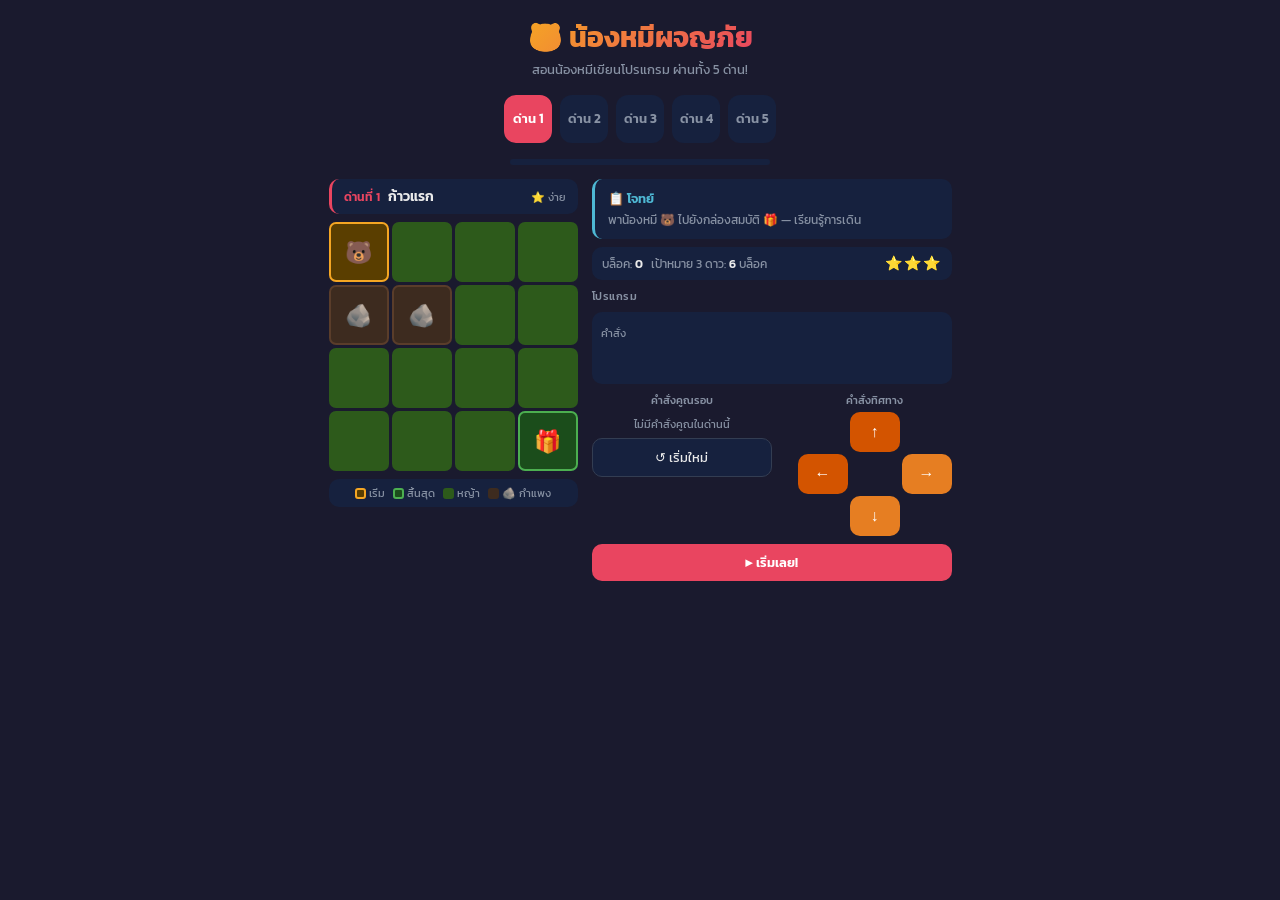
<file: index.html>
<!DOCTYPE html>
<html lang="th">
<head>
<meta charset="UTF-8">
<meta name="viewport" content="width=device-width, initial-scale=1.0">
<title>🐻 น้องหมีผจญภัย</title>
<link rel="stylesheet" href="style.css">
</head>
<body>

<div class="header">
  <h1>🐻 น้องหมีผจญภัย</h1>
  <p>สอนน้องหมีเขียนโปรแกรม ผ่านทั้ง 5 ด่าน!</p>
</div>

<!-- Level select -->
<div class="levels" id="level-tabs"></div>
<div class="prog-bar-wrap" style="max-width:260px;margin-bottom:14px">
  <div class="prog-bar" id="progress-bar" style="width:0%"></div>
</div>

<!-- Game -->
<div class="game">
  <div class="grid-wrap">
    <div class="level-badge">
      <span class="lv" id="lv-label">ด่านที่ 1</span>
      <span class="nm" id="lv-name">ก้าวแรก</span>
      <span class="diff" id="lv-diff">⭐ ง่าย</span>
    </div>
    <div class="grid" id="grid"></div>
    <div class="legend" id="legend"></div>
  </div>

  <div class="rp">
    <div class="obj">
      <h3>📋 โจทย์</h3>
      <p id="objective">พาน้องหมี 🐻 ไปยังกล่องสมบัติ 🎁</p>
    </div>

    <div class="step-info">
      <div>บล็อค: <span id="block-count">0</span></div>
      <div>เป้าหมาย 3 ดาว: <span id="target-steps">—</span> บล็อค</div>
      <div class="stars-display" id="stars-preview">⭐⭐⭐</div>
    </div>

    <div class="prog-label">โปรแกรม</div>
    <div class="prog" id="prog">
      <div class="hint" id="hint">คำสั่ง</div>
    </div>

    <div class="command-panel">
      <div class="command-left">
        <div class="palette-label">คำสั่งคูณรอบ</div>
        <div class="multiplier-panel" id="multiplier-panel"></div>
        <button class="rst" onclick="resetGame()">↺ เริ่มใหม่</button>
      </div>
      <div class="command-right">
        <div class="palette-label">คำสั่งทิศทาง</div>
        <div class="joystick-panel" id="palette"></div>
      </div>
    </div>

    <div class="btn-row">
      <button class="run" onclick="runProgram()">▶ เริ่มเลย!</button>

    </div>

    <div class="msg" id="msg"></div>


  </div>
</div>

<!-- Win overlay -->
<div class="win-overlay" id="win-overlay">
  <div class="win-box">
    <span class="emoji" id="win-emoji">🎉</span>
    <h2 id="win-title">เยี่ยมมาก!</h2>
    <p id="win-desc">ผ่านด่านแล้ว!</p>
    <div id="win-stars" style="font-size:28px;margin-bottom:16px">⭐⭐⭐</div>
    <button class="win-next" id="win-next-btn" onclick="nextLevel()">ด่านถัดไป →</button>
    <button class="win-close" onclick="closeWin()">เล่นอีกครั้ง</button>
  </div>
</div>

<!-- Event overlay -->
<div class="event-overlay" id="event-overlay">
  <div class="event-box">
    <span class="event-emoji" id="event-emoji">💧</span>
    <h2 id="event-title">จมน้ำ!</h2>
    <p id="event-text">น้องหมีจมน้ำแล้ว ลองใหม่อีกครั้ง</p>
    <!-- <button class="event-close" onclick="closeEventOverlay()">ปิด</button> -->
  </div>
</div>

<script src="script.js"></script>
</body>
</html>
</file>
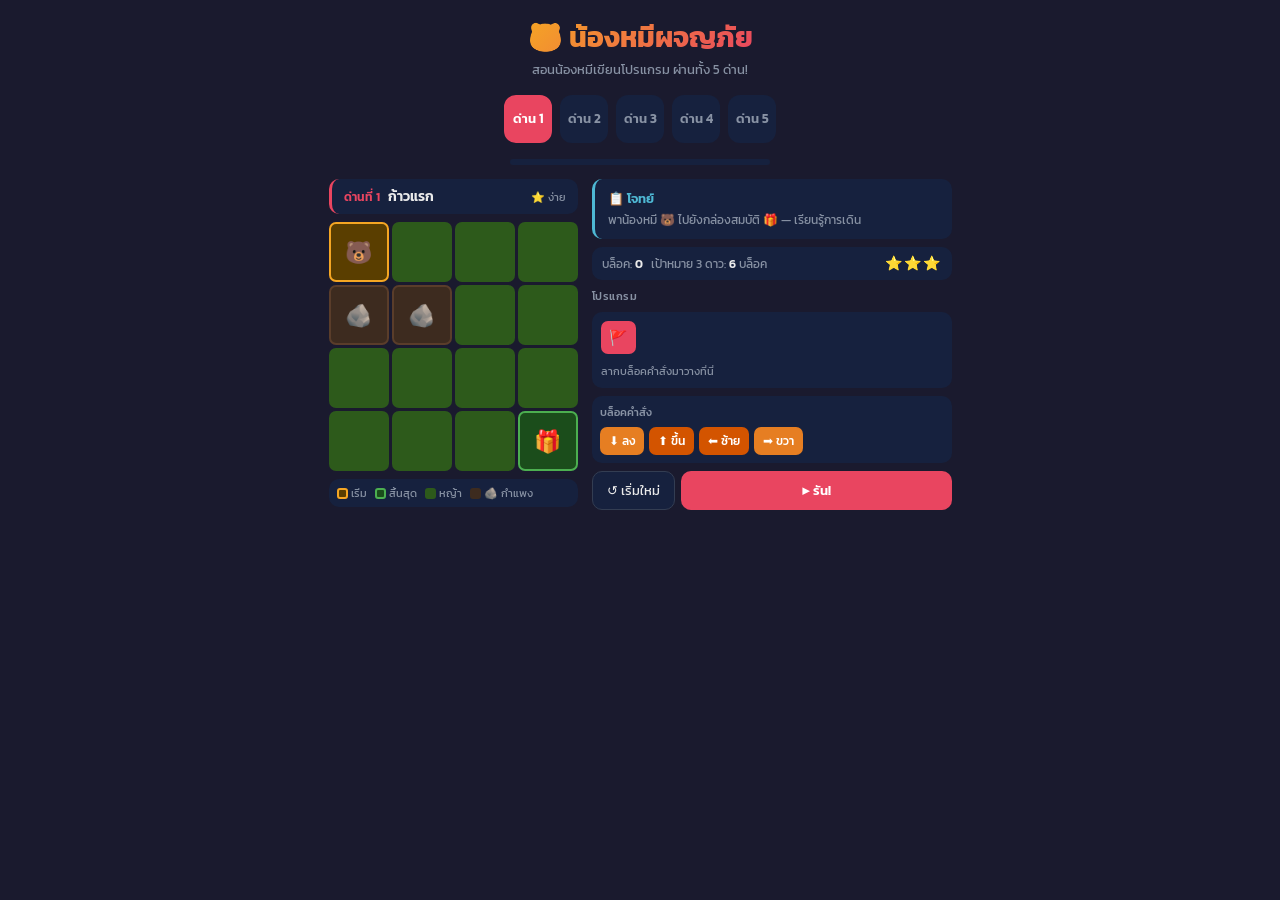
<file: game-5levels.html>
<!DOCTYPE html>
<html lang="th">
<head>
<meta charset="UTF-8">
<meta name="viewport" content="width=device-width, initial-scale=1.0">
<title>🐻 น้องหมีผจญภัย</title>
<style>
  @import url('https://fonts.googleapis.com/css2?family=Kanit:wght@400;500;600;700&display=swap');

  *{box-sizing:border-box;margin:0;padding:0}

  :root{
    --bg:#1a1a2e;
    --surface:#16213e;
    --card:#0f3460;
    --accent:#e94560;
    --gold:#f5a623;
    --green:#4caf50;
    --blue:#4eb8d4;
    --purple:#8e44ad;
    --text:#eaeaea;
    --text-dim:#8892a4;
    --radius:10px;
  }

  body{
    background:var(--bg);
    color:var(--text);
    font-family:'Kanit',sans-serif;
    min-height:100vh;
    display:flex;
    flex-direction:column;
    align-items:center;
    padding:16px;
    user-select:none;
    -webkit-user-select:none;
  }

  /* Header */
  .header{
    text-align:center;
    margin-bottom:16px;
  }
  .header h1{
    font-size:28px;
    font-weight:700;
    background:linear-gradient(135deg,#f5a623,#e94560);
    -webkit-background-clip:text;
    -webkit-text-fill-color:transparent;
    background-clip:text;
  }
  .header p{font-size:13px;color:var(--text-dim);margin-top:2px}

  /* Level selector */
  .levels{
    display:flex;
    gap:8px;
    margin-bottom:16px;
    flex-wrap:wrap;
    justify-content:center;
  }
  .lvl-btn{
    width:48px;height:48px;border-radius:12px;
    border:2px solid transparent;
    background:var(--surface);
    color:var(--text-dim);
    font-family:'Kanit',sans-serif;
    font-size:13px;font-weight:600;
    cursor:pointer;
    display:flex;flex-direction:column;align-items:center;justify-content:center;gap:1px;
    transition:all .2s;
    position:relative;
  }
  .lvl-btn .star{font-size:9px;letter-spacing:-1px}
  .lvl-btn.done{border-color:var(--gold);color:var(--gold)}
  .lvl-btn.active{background:var(--accent);border-color:var(--accent);color:#fff}
  .lvl-btn:hover:not(.active){background:var(--card);color:var(--text)}
  .lvl-btn.locked{opacity:.4;cursor:not-allowed}

  /* Main game area */
  .game{
    display:flex;
    gap:14px;
    flex-wrap:wrap;
    justify-content:center;
    width:100%;
    max-width:820px;
  }

  /* Grid */
  .grid-wrap{display:flex;flex-direction:column;gap:8px}
  .level-badge{
    display:flex;align-items:center;gap:8px;
    padding:7px 12px;
    background:var(--surface);
    border-radius:var(--radius);
    border-left:3px solid var(--accent);
  }
  .level-badge .lv{font-size:12px;color:var(--accent);font-weight:600}
  .level-badge .nm{font-size:14px;font-weight:600}
  .level-badge .diff{font-size:11px;color:var(--text-dim);margin-left:auto}

  .grid{
    display:grid;
    gap:3px;
  }
  .cell{
    width:60px;height:60px;
    border-radius:7px;
    display:flex;align-items:center;justify-content:center;
    font-size:22px;
    border:2px solid transparent;
    transition:all .2s;
    position:relative;
  }
  .grass{background:#2d5a1b}
  .water{background:#1a4a6b}
  .obstacle{background:#3d2b1f;border-color:#5a3d2a}
  .ice{background:#a8d8e8;border-color:#7ec8e3}
  .sand{background:#8b7355}
  .lava{background:#7a2020;border-color:#c0392b}
  .start{background:#5a3e00;border-color:var(--gold)}
  .end{background:#1b4d1b;border-color:var(--green)}
  .path-cell{outline:3px solid rgba(245,166,35,.6);outline-offset:-3px;z-index:1}
  .active-cell{background:#fff3b0!important}

  .legend{
    display:flex;gap:8px;flex-wrap:wrap;
    font-size:11px;color:var(--text-dim);
    padding:6px 8px;background:var(--surface);border-radius:var(--radius);
  }
  .ld{width:11px;height:11px;border-radius:3px;flex-shrink:0}
  .li{display:flex;align-items:center;gap:3px}

  /* Right panel */
  .rp{
    flex:1;min-width:270px;max-width:360px;
    display:flex;flex-direction:column;gap:8px;
  }

  .obj{
    background:var(--surface);border-radius:var(--radius);
    padding:10px 13px;
    border-left:3px solid var(--blue);
  }
  .obj h3{font-size:13px;font-weight:600;color:var(--blue);margin-bottom:3px}
  .obj p{font-size:12px;color:var(--text-dim);line-height:1.5}

  .prog-label{font-size:11px;color:var(--text-dim);font-weight:500;text-transform:uppercase;letter-spacing:.5px}

  .prog{
    background:var(--surface);border-radius:var(--radius);
    padding:8px;min-height:72px;
    display:flex;flex-wrap:wrap;gap:5px;align-items:flex-start;
    border:1.5px solid transparent;
    transition:border-color .2s;
  }
  .prog.over{border-color:var(--gold)}
  .hint{font-size:11px;color:var(--text-dim);width:100%;padding-top:4px}
  .flag-blk{
    background:var(--accent);border-radius:7px;
    padding:5px 8px;font-size:15px;
    flex-shrink:0;
  }

  .blk{
    border-radius:7px;padding:5px 9px;
    font-size:12px;font-weight:500;
    cursor:grab;user-select:none;
    display:flex;align-items:center;gap:4px;
    border:none;color:#fff;
    transition:transform .1s,opacity .2s;
  }
  .blk:active{cursor:grabbing;transform:scale(.96)}
  .dn,.rt{background:#e67e22}
  .up,.lt{background:#d35400}
  .lp{background:var(--purple)}
  .if-blk{background:#1565c0}

  .placed{cursor:pointer;position:relative}
  .placed::after{
    content:'×';position:absolute;top:-5px;right:-5px;
    background:var(--accent);border-radius:50%;
    width:15px;height:15px;font-size:10px;color:#fff;
    display:flex;align-items:center;justify-content:center;
    line-height:15px;text-align:center;
  }
  .lp-n{
    width:28px;border:1px solid rgba(255,255,255,.4);
    border-radius:4px;padding:1px 3px;font-size:11px;
    text-align:center;background:rgba(255,255,255,.2);
    color:#fff;font-family:'Kanit',sans-serif;
  }

  .palette{
    display:flex;flex-wrap:wrap;gap:5px;
    padding:8px;background:var(--surface);border-radius:var(--radius);
  }
  .palette-label{font-size:11px;color:var(--text-dim);width:100%;margin-bottom:2px;font-weight:500}

  .btn-row{display:flex;gap:6px}
  .run{
    background:var(--accent);color:#fff;border:none;
    border-radius:var(--radius);padding:9px 18px;
    font-size:13px;font-weight:600;cursor:pointer;
    font-family:'Kanit',sans-serif;
    transition:background .2s,transform .1s;
    flex:1;
  }
  .run:hover{background:#ff6b7a}
  .run:active{transform:scale(.97)}
  .rst{
    background:var(--surface);border:1.5px solid #333d52;
    border-radius:var(--radius);padding:9px 14px;
    font-size:13px;cursor:pointer;
    color:var(--text);font-family:'Kanit',sans-serif;
    transition:background .2s;
  }
  .rst:hover{background:var(--card)}


  .msg{
    font-size:12px;padding:8px 12px;
    border-radius:var(--radius);font-weight:500;
    min-height:36px;
  }
  .ok{background:#1b4d1b;color:#81c784}
  .err{background:#4a1520;color:#ef9a9a}
  .inf{background:#0d2b45;color:#64b5f6}



  /* Win screen */
  .win-overlay{
    display:none;position:fixed;inset:0;
    background:rgba(0,0,0,.8);
    z-index:100;
    align-items:center;justify-content:center;
  }
  .win-overlay.show{display:flex}
  .win-box{
    background:var(--surface);border-radius:20px;
    padding:32px;text-align:center;
    border:2px solid var(--gold);
    max-width:340px;width:90%;
    animation:popIn .4s cubic-bezier(.34,1.56,.64,1);
  }
  @keyframes popIn{from{transform:scale(.6);opacity:0}to{transform:scale(1);opacity:1}}
  .win-box .emoji{font-size:64px;display:block;margin-bottom:12px}
  .win-box h2{font-size:22px;font-weight:700;color:var(--gold);margin-bottom:6px}
  .win-box p{font-size:13px;color:var(--text-dim);margin-bottom:16px}
  .win-next{
    background:linear-gradient(135deg,var(--gold),var(--accent));
    color:#fff;border:none;border-radius:var(--radius);
    padding:10px 24px;font-size:14px;font-weight:600;
    cursor:pointer;font-family:'Kanit',sans-serif;
    transition:transform .1s;
  }
  .win-next:hover{transform:scale(1.04)}
  .win-close{
    background:transparent;border:1.5px solid #333d52;
    color:var(--text-dim);border-radius:var(--radius);
    padding:10px 20px;font-size:13px;cursor:pointer;
    font-family:'Kanit',sans-serif;margin-left:8px;
  }

  /* Step counter */
  .step-info{
    display:flex;gap:8px;align-items:center;
    padding:6px 10px;background:var(--surface);
    border-radius:var(--radius);font-size:12px;
    color:var(--text-dim);
  }
  .step-info span{color:var(--text);font-weight:600}
  .stars-display{
    margin-left:auto;font-size:14px;letter-spacing:2px;
  }

  /* Progress bar */
  .prog-bar-wrap{
    background:var(--surface);border-radius:999px;
    height:6px;overflow:hidden;
    width:100%;
  }
  .prog-bar{
    height:100%;border-radius:999px;
    background:linear-gradient(90deg,var(--gold),var(--accent));
    transition:width .4s ease;
  }
</style>
</head>
<body>

<div class="header">
  <h1>🐻 น้องหมีผจญภัย</h1>
  <p>สอนน้องหมีเขียนโปรแกรม ผ่านทั้ง 5 ด่าน!</p>
</div>

<!-- Level select -->
<div class="levels" id="level-tabs"></div>
<div class="prog-bar-wrap" style="max-width:260px;margin-bottom:14px">
  <div class="prog-bar" id="progress-bar" style="width:0%"></div>
</div>

<!-- Game -->
<div class="game">
  <div class="grid-wrap">
    <div class="level-badge">
      <span class="lv" id="lv-label">ด่านที่ 1</span>
      <span class="nm" id="lv-name">ก้าวแรก</span>
      <span class="diff" id="lv-diff">⭐ ง่าย</span>
    </div>
    <div class="grid" id="grid"></div>
    <div class="legend" id="legend"></div>
  </div>

  <div class="rp">
    <div class="obj">
      <h3>📋 โจทย์</h3>
      <p id="objective">พาน้องหมี 🐻 ไปยังกล่องสมบัติ 🎁</p>
    </div>

    <div class="step-info">
      <div>บล็อค: <span id="block-count">0</span></div>
      <div>เป้าหมาย 3 ดาว: <span id="target-steps">—</span> บล็อค</div>
      <div class="stars-display" id="stars-preview">⭐⭐⭐</div>
    </div>

    <div class="prog-label">โปรแกรม</div>
    <div class="prog" id="prog">
      <div class="flag-blk">🚩</div>
      <div class="hint" id="hint">ลากบล็อคคำสั่งมาวางที่นี่</div>
    </div>

    <div class="palette" id="palette">
      <div class="palette-label">บล็อคคำสั่ง</div>
    </div>

    <div class="btn-row">
      <button class="rst" onclick="resetGame()">↺ เริ่มใหม่</button>
      <button class="run" onclick="runProgram()">▶ รัน!</button>

    </div>

    <div class="msg" id="msg"></div>


  </div>
</div>

<!-- Win overlay -->
<div class="win-overlay" id="win-overlay">
  <div class="win-box">
    <span class="emoji" id="win-emoji">🎉</span>
    <h2 id="win-title">เยี่ยมมาก!</h2>
    <p id="win-desc">ผ่านด่านแล้ว!</p>
    <div id="win-stars" style="font-size:28px;margin-bottom:16px">⭐⭐⭐</div>
    <button class="win-next" id="win-next-btn" onclick="nextLevel()">ด่านถัดไป ➡</button>
    <button class="win-close" onclick="closeWin()">เล่นอีกครั้ง</button>
  </div>
</div>

<script>
// ==================== LEVEL DATA ====================
const LEVELS = [
  {
    name:'ก้าวแรก',
    difficulty:'⭐ ง่าย',
    objective:'พาน้องหมี 🐻 ไปยังกล่องสมบัติ 🎁 — เรียนรู้การเดิน',
    size:4,
    map:[
      ['start','grass','grass','grass'],
      ['obstacle','obstacle','grass','grass'],
      ['grass','grass','grass','grass'],
      ['grass','grass','grass','end'],
    ],
    start:[0,0], end:[3,3],
    targetSteps:6,
    solution:{
      label:'6 ก้าว',
      flat:[{cmd:'right'},{cmd:'right'},{cmd:'down'},{cmd:'right'},{cmd:'down'},{cmd:'down'}],
      looped:null,
      path:[[0,0],[0,1],[0,2],[1,2],[2,2],[2,3],[3,3]]
    },
    availableCmds:['down','up','left','right'],
    terrainInfo:{obstacle:'🪨 กำแพง'},
  },
  {
    name:'ข้ามแม่น้ำ',
    difficulty:'⭐⭐ ปานกลาง',
    objective:'มีน้ำกั้น! หาเส้นทางที่ไม่ผ่านน้ำ 💧',
    size:5,
    map:[
      ['start','grass','grass','obstacle','grass'],
      ['grass','obstacle','grass','grass','grass'],
      ['grass','grass','grass','water','grass'],
      ['obstacle','grass','water','grass','grass'],
      ['grass','grass','grass','grass','end'],
    ],
    start:[0,0], end:[4,4],
    targetSteps:8,
    solution:{
      label:'8 ก้าว',
      flat:[{cmd:'right'},{cmd:'right'},{cmd:'down'},{cmd:'right'},{cmd:'right'},{cmd:'down'},{cmd:'down'},{cmd:'down'}],
      looped:[{cmd:'loop',n:2},{cmd:'right'},{cmd:'down'},{cmd:'loop',n:2},{cmd:'right'},{cmd:'loop',n:3},{cmd:'down'}],
      path:[[0,0],[0,1],[0,2],[1,2],[1,3],[1,4],[2,4],[3,4],[4,4]]
    },
    availableCmds:['down','up','left','right','loop'],
    terrainInfo:{obstacle:'🪨 กำแพง',water:'💧 น้ำ'},
  },
  {
    name:'ป่าน้ำแข็ง',
    difficulty:'⭐⭐⭐ ยาก',
    objective:'พื้นน้ำแข็งลื่น! ระวังขอบแผนที่ 🧊',
    size:5,
    map:[
      ['start','ice','ice','obstacle','grass'],
      ['grass','ice','obstacle','grass','grass'],
      ['grass','ice','ice','ice','grass'],
      ['obstacle','grass','grass','ice','obstacle'],
      ['grass','grass','grass','ice','end'],
    ],
    start:[0,0], end:[4,4],
    targetSteps:9,
    solution:{
      label:'9 ก้าว',
      flat:[{cmd:'down'},{cmd:'down'},{cmd:'right'},{cmd:'down'},{cmd:'right'},{cmd:'down'},{cmd:'right'},{cmd:'right'},{cmd:'right'}],
      looped:null,
      path:[[0,0],[1,0],[2,0],[2,1],[2,2],[2,3],[3,3],[4,3],[4,4]]
    },
    availableCmds:['down','up','left','right','loop'],
    terrainInfo:{obstacle:'🪨 กำแพง',ice:'🧊 น้ำแข็ง (ลื่น)'},
  },
  {
    name:'ทะเลทราย',
    difficulty:'⭐⭐⭐ ยาก',
    objective:'ทรายร้อน! ใช้บล็อควนซ้ำให้เก่งเพื่อเดินทางไกล 🏜️',
    size:6,
    map:[
      ['start','sand','sand','sand','obstacle','grass'],
      ['grass','obstacle','sand','sand','sand','grass'],
      ['grass','grass','sand','obstacle','sand','grass'],
      ['obstacle','grass','grass','sand','sand','sand'],
      ['grass','grass','grass','obstacle','grass','sand'],
      ['grass','grass','grass','grass','grass','end'],
    ],
    start:[0,0], end:[5,5],
    targetSteps:10,
    solution:{
      label:'10 ก้าว',
      flat:[{cmd:'down'},{cmd:'down'},{cmd:'right'},{cmd:'right'},{cmd:'down'},{cmd:'right'},{cmd:'right'},{cmd:'down'},{cmd:'down'},{cmd:'right'}],
      looped:[{cmd:'loop',n:2},{cmd:'down'},{cmd:'loop',n:2},{cmd:'right'},{cmd:'down'},{cmd:'loop',n:2},{cmd:'right'},{cmd:'loop',n:2},{cmd:'down'},{cmd:'right'}],
      path:[[0,0],[1,0],[2,0],[2,1],[2,2],[3,2],[3,3],[3,4],[4,4],[5,4],[5,5]]
    },
    availableCmds:['down','up','left','right','loop'],
    terrainInfo:{obstacle:'🪨 กำแพง',sand:'🏜️ ทราย'},
  },
  {
    name:'ภูเขาไฟ',
    difficulty:'🔥 ยากมาก',
    objective:'ระวังลาวา! เส้นทางแคบมาก ต้องวางแผนให้ดี 🌋',
    size:6,
    map:[
      ['start','grass','lava','lava','lava','grass'],
      ['grass','grass','grass','lava','grass','grass'],
      ['lava','obstacle','grass','lava','grass','lava'],
      ['lava','grass','grass','grass','obstacle','lava'],
      ['grass','grass','lava','grass','grass','grass'],
      ['grass','obstacle','lava','lava','grass','end'],
    ],
    start:[0,0], end:[5,5],
    targetSteps:10,
    solution:{
      label:'10 ก้าว',
      flat:[{cmd:'down'},{cmd:'down'},{cmd:'right'},{cmd:'right'},{cmd:'down'},{cmd:'down'},{cmd:'right'},{cmd:'right'},{cmd:'down'},{cmd:'right'}],
      looped:[{cmd:'loop',n:2},{cmd:'down'},{cmd:'loop',n:2},{cmd:'right'},{cmd:'loop',n:2},{cmd:'down'},{cmd:'loop',n:2},{cmd:'right'},{cmd:'down'},{cmd:'right'}],
      path:[[0,0],[1,0],[2,0],[2,1],[2,2],[3,2],[3,3],[4,3],[4,4],[5,4],[5,5]]
    },
    availableCmds:['down','up','left','right','loop'],
    terrainInfo:{lava:'🔥 ลาวา',obstacle:'🪨 กำแพง'},
  },
];

// ==================== GAME STATE ====================
const EMOJIS={start:'🐻',end:'🎁',obstacle:'🪨',water:'💧',grass:'',ice:'🧊',sand:'🏝️',lava:'🔥'};
const CMD_ICONS={down:'⬇',up:'⬆',left:'⬅',right:'➡'};
const CMD_LABELS={down:'ลง',up:'ขึ้น',left:'ซ้าย',right:'ขวา'};
const CMD_CLASS={down:'dn',up:'up',left:'lt',right:'rt'};
const BLOCKED=['water','lava','obstacle'];

let currentLevel=0;
let pos={r:0,c:0};
let program=[];
let running=false;
let completedLevels=[];
let levelStars={};

try{
  completedLevels=JSON.parse(localStorage.getItem('beargame_done')||'[]');
  levelStars=JSON.parse(localStorage.getItem('beargame_stars')||'{}');
}catch(e){}

function saveProgress(){
  try{
    localStorage.setItem('beargame_done',JSON.stringify(completedLevels));
    localStorage.setItem('beargame_stars',JSON.stringify(levelStars));
  }catch(e){}
}

// ==================== BUILD UI ====================
function buildLevelTabs(){
  const wrap=document.getElementById('level-tabs');
  wrap.innerHTML='';
  LEVELS.forEach((lv,i)=>{
    const btn=document.createElement('button');
    btn.className='lvl-btn'+(i===currentLevel?' active':'')+(completedLevels.includes(i)?' done':'');
    const stars=levelStars[i]||0;
    const starStr=stars>0?('⭐'.repeat(stars)):'';
    btn.innerHTML=`<span>ด่าน ${i+1}</span><span class="star">${starStr||''}</span>`;
    btn.onclick=()=>{if(!running){loadLevel(i);}};
    wrap.appendChild(btn);
  });
  // Progress bar
  const pct=(completedLevels.length/LEVELS.length)*100;
  document.getElementById('progress-bar').style.width=pct+'%';
}

function loadLevel(idx){
  currentLevel=idx;
  running=false;
  program=[];
  pos={r:LEVELS[idx].start[0],c:LEVELS[idx].start[1]};

  const lv=LEVELS[idx];
  document.getElementById('lv-label').textContent=`ด่านที่ ${idx+1}`;
  document.getElementById('lv-name').textContent=lv.name;
  document.getElementById('lv-diff').textContent=lv.difficulty;
  document.getElementById('objective').textContent=lv.objective;
  document.getElementById('target-steps').textContent=lv.solution.looped?lv.solution.looped.length:lv.solution.flat.length;

  // Update grid size
  const g=document.getElementById('grid');
  g.style.gridTemplateColumns=`repeat(${lv.size},60px)`;
  g.style.gridTemplateRows=`repeat(${lv.size},60px)`;

  // Palette
  buildPalette(lv.availableCmds);

  // Clear program
  const prog=document.getElementById('prog');
  prog.querySelectorAll('.placed').forEach(b=>b.remove());
  const h=document.getElementById('hint');
  if(h)h.style.display='';
  document.getElementById('msg').textContent='';
  document.getElementById('msg').className='msg';
  document.getElementById('block-count').textContent='0';
  document.getElementById('stars-preview').textContent='⭐⭐⭐';

  // Legend
  buildLegend(lv.terrainInfo);

  buildGrid([]);
  buildLevelTabs();
}

function buildPalette(cmds){
  const pal=document.getElementById('palette');
  pal.innerHTML='<div class="palette-label">บล็อคคำสั่ง</div>';
  cmds.forEach(cmd=>{
    if(cmd==='loop'){
      const b=document.createElement('div');
      b.className='blk lp';b.draggable=true;b.dataset.cmd='loop';
      b.innerHTML=`🔁 ×<input class="lp-n" id="lpn" type="number" min="1" max="9" value="2" onclick="event.stopPropagation()"> ถัดไป`;
      pal.appendChild(b);
    } else {
      const b=document.createElement('div');
      b.className=`blk ${CMD_CLASS[cmd]||''}`;b.draggable=true;b.dataset.cmd=cmd;
      b.textContent=`${CMD_ICONS[cmd]} ${CMD_LABELS[cmd]}`;
      pal.appendChild(b);
    }
  });
  setupDrag();
}

function buildLegend(info){
  const leg=document.getElementById('legend');
  const bg={obstacle:'#3d2b1f',water:'#1a4a6b',grass:'#2d5a1b',ice:'#a8d8e8',sand:'#8b7355',lava:'#7a2020',start:'#5a3e00',end:'#1b4d1b'};
  let html=`<div class="li"><div class="ld" style="background:#5a3e00;border:2px solid var(--gold)"></div>เริ่ม</div>`;
  html+=`<div class="li"><div class="ld" style="background:#1b4d1b;border:2px solid var(--green)"></div>สิ้นสุด</div>`;
  html+=`<div class="li"><div class="ld" style="background:#2d5a1b"></div>หญ้า</div>`;
  for(const [type,label] of Object.entries(info)){
    html+=`<div class="li"><div class="ld" style="background:${bg[type]||'#555'}"></div>${label}</div>`;
  }
  leg.innerHTML=html;
}

function buildGrid(pathCells){
  const lv=LEVELS[currentLevel];
  const g=document.getElementById('grid');g.innerHTML='';
  const pathSet=new Set((pathCells||[]).map(([r,c])=>r+','+c));
  for(let r=0;r<lv.size;r++) for(let c=0;c<lv.size;c++){
    const d=document.createElement('div');
    const type=lv.map[r][c];
    d.className='cell '+type;
    d.id=`c${r}${c}`;
    if(pathSet.has(r+','+c)&&type!=='start'&&type!=='end') d.classList.add('path-cell');
    d.textContent=EMOJIS[type]||'';
    g.appendChild(d);
  }
  drawPlayer();
}

function drawPlayer(){
  document.querySelectorAll('.player').forEach(e=>e.remove());
  const cell=document.getElementById(`c${pos.r}${pos.c}`);
  if(cell){
    cell.textContent='';
    const s=document.createElement('span');
    s.className='player';s.textContent='🐻';
    cell.appendChild(s);
  }
}

// ==================== DRAG & DROP ====================
let dragSetupDone = false;
function setupDrag(){
  const pal=document.getElementById('palette');
  const prog=document.getElementById('prog');

  if(!dragSetupDone){
    dragSetupDone=true;

    prog.addEventListener('dragover',e=>{e.preventDefault();prog.classList.add('over');});
    prog.addEventListener('dragleave',()=>prog.classList.remove('over'));
    prog.addEventListener('drop',e=>{
      e.preventDefault();prog.classList.remove('over');
      const d=e.dataTransfer.getData('text');if(d)addBlock(d);
    });
  }

  // Remove old dragstart listener and re-add fresh one on palette
  const oldPal=pal.cloneNode(true);
  pal.parentNode.replaceChild(oldPal,pal);
  const newPal=document.getElementById('palette');
  newPal.addEventListener('dragstart',e=>{
    const b=e.target.closest('[data-cmd]');if(!b)return;
    if(b.classList.contains('placed')){e.preventDefault();return;}
    const cmd=b.dataset.cmd;
    const lpn=newPal.querySelector('#lpn');
    e.dataTransfer.setData('text',cmd==='loop'?'loop:'+(lpn?lpn.value:2):cmd);
  });
}

function addBlock(data){
  const hint=document.getElementById('hint');if(hint)hint.style.display='none';
  const b=document.createElement('div');
  b.className='blk placed ';
  if(data.startsWith('loop')){
    const n=data.split(':')[1]||2;
    b.classList.add('lp');
    b.innerHTML=`🔁×${n} ถัดไป`;
    b.dataset.cmd='loop';b.dataset.n=n;
  } else {
    b.classList.add(CMD_CLASS[data]||'');
    b.textContent=`${CMD_ICONS[data]} ${CMD_LABELS[data]}`;
    b.dataset.cmd=data;
  }
  b.title='คลิกเพื่อลบ';
  b.addEventListener('click',()=>{if(!running){b.remove();updateProg();}});
  document.getElementById('prog').appendChild(b);
  updateProg();
}

function updateProg(){
  program=[];
  document.getElementById('prog').querySelectorAll('.placed').forEach(b=>{
    program.push(b.dataset.cmd==='loop'?{cmd:'loop',n:parseInt(b.dataset.n)||2}:{cmd:b.dataset.cmd});
  });
  const count=program.length;
  document.getElementById('block-count').textContent=count;

  const lv=LEVELS[currentLevel];
  const s=calcStars(program.length,lv);
  document.getElementById('stars-preview').textContent=program.length>0?'⭐'.repeat(s)+'☆'.repeat(3-s):'⭐⭐⭐';
}

function expandProg(p){
  const out=[];let i=0;
  while(i<p.length){
    if(p[i].cmd==='loop'&&i+1<p.length){
      for(let k=0;k<p[i].n;k++) out.push(p[i+1]);
      i+=2;
    } else {out.push(p[i]);i++;}
  }
  return out;
}

function calcStars(blockCount, lv){
  const sol=lv.solution;
  // threshold สำหรับ 3 ดาว: ถ้ามี looped solution ให้ใช้ความยาวนั้น ถ้าไม่มีใช้ flat
  const best3 = sol.looped ? sol.looped.length : sol.flat.length;
  const best2 = sol.flat.length;
  if(blockCount <= best3) return 3;
  if(blockCount <= best2) return 2;
  return 1;
}

// ==================== RUN ====================
async function runProgram(){
  if(running)return;running=true;
  updateProg();
  setMsg('','');
  const lv=LEVELS[currentLevel];
  pos={r:lv.start[0],c:lv.start[1]};
  buildGrid([]);

  const exp=expandProg(program);
  if(!exp.length){setMsg('ยังไม่มีคำสั่ง ลากบล็อคมาก่อนนะ 🙂','inf');running=false;return;}

  const visited=[[lv.start[0],lv.start[1]]];

  for(const s of exp){
    await delay(340);
    let{r,c}=pos,nr=r,nc=c;
    if(s.cmd==='down')nr++;
    else if(s.cmd==='up')nr--;
    else if(s.cmd==='left')nc--;
    else if(s.cmd==='right')nc++;

    if(nr<0||nr>=lv.size||nc<0||nc>=lv.size){
      setMsg('ออกนอกแผนที่! 😅 ลองเส้นทางอื่น','err');running=false;return;
    }
    const cellType=lv.map[nr][nc];
    if(cellType==='obstacle'){setMsg('ชนกำแพง! 🪨 หลีกเลี่ยงหิน','err');running=false;return;}
    if(cellType==='water'){setMsg('ตกน้ำ! 💧 น้องหมีว่ายน้ำไม่เป็น','err');running=false;return;}
    if(cellType==='lava'){setMsg('โดนลาวา! 🔥 ร้อนมาก! เลี่ยงด้วย','err');running=false;return;}

    pos={r:nr,c:nc};
    visited.push([nr,nc]);
    buildGrid(visited);
  }

  await delay(200);
  if(pos.r===lv.end[0]&&pos.c===lv.end[1]){
    const blockCount=program.length;
    const steps=exp.length;
    const stars=calcStars(blockCount,lv);
    onLevelComplete(stars,steps,blockCount);
  } else {
    setMsg('ยังไม่ถึงจุดหมาย ลองปรับเส้นทางอีกครั้ง!','inf');
  }
  running=false;
}

function onLevelComplete(stars,steps,blockCount){
  if(!completedLevels.includes(currentLevel)) completedLevels.push(currentLevel);
  if((levelStars[currentLevel]||0)<stars) levelStars[currentLevel]=stars;
  saveProgress();

  const msgs3=['สุดยอด! ใช้บล็อคน้อยมาก! 🏆','เยี่ยมเลย! โค้ดกระชับมาก! 🌟','ฉลาดมาก! ใช้ลูปได้เก่งเลย! ✨'];
  const msgs2=['ดีมาก! ลองใช้ลูปเพื่อลดบล็อคให้ได้ 3 ดาว!','ผ่านแล้ว! ลองหาวิธีใช้บล็อคให้น้อยกว่านี้ได้!','ดี! ลองใช้วนซ้ำให้ได้ 3 ดาว!'];
  const msgs1=['ผ่านด่านแล้ว! แต่ใช้บล็อคเยอะมาก ลองใหม่!','ผ่านได้! ลองปรับให้ใช้บล็อคน้อยกว่านี้นะ!'];

  const msgs=stars===3?msgs3:stars===2?msgs2:msgs1;
  const desc=msgs[Math.floor(Math.random()*msgs.length)];

  document.getElementById('win-emoji').textContent=stars===3?'🏆':stars===2?'🌟':'🎉';
  document.getElementById('win-title').textContent=`ผ่านด่าน ${currentLevel+1}!`;
  document.getElementById('win-desc').textContent=desc+` (${blockCount} บล็อค / ${steps} ก้าว)`;
  document.getElementById('win-stars').textContent='⭐'.repeat(stars)+'☆'.repeat(3-stars);

  const nextBtn=document.getElementById('win-next-btn');
  if(currentLevel<LEVELS.length-1){
    nextBtn.style.display='';
    nextBtn.textContent=`ด่านที่ ${currentLevel+2} ➡`;
  } else {
    nextBtn.style.display='none';
  }

  document.getElementById('win-overlay').classList.add('show');
  buildLevelTabs();
}

function nextLevel(){
  closeWin();
  if(currentLevel<LEVELS.length-1) loadLevel(currentLevel+1);
}

function closeWin(){
  document.getElementById('win-overlay').classList.remove('show');
  resetGame();
}

function resetGame(){
  running=false;
  const lv=LEVELS[currentLevel];
  pos={r:lv.start[0],c:lv.start[1]};
  program=[];
  document.getElementById('prog').querySelectorAll('.placed').forEach(b=>b.remove());
  const h=document.getElementById('hint');if(h)h.style.display='';
  setMsg('','');
  document.getElementById('block-count').textContent='0';
  document.getElementById('stars-preview').textContent='⭐⭐⭐';
  buildGrid([]);
}



function setMsg(t,tp){
  const e=document.getElementById('msg');
  e.className='msg'+(tp?' '+tp:'');
  e.textContent=t;
}

function delay(ms){return new Promise(res=>setTimeout(res,ms));}

// ==================== INIT ====================
setupDrag();
loadLevel(0);
</script>
</body>
</html>
</file>
<file: style.css>
@import url('https://fonts.googleapis.com/css2?family=Kanit:wght@400;500;600;700&display=swap');

*{box-sizing:border-box;margin:0;padding:0}

:root{
  --bg:#1a1a2e;
  --surface:#16213e;
  --card:#0f3460;
  --accent:#e94560;
  --gold:#f5a623;
  --green:#4caf50;
  --blue:#4eb8d4;
  --purple:#8e44ad;
  --text:#eaeaea;
  --text-dim:#8892a4;
  --radius:10px;
}

body{
  background:var(--bg);
  color:var(--text);
  font-family:'Kanit',sans-serif;
  min-height:100vh;
  display:flex;
  flex-direction:column;
  align-items:center;
  padding:16px;
  user-select:none;
  -webkit-user-select:none;
}

/* Header */
.header{
  text-align:center;
  margin-bottom:16px;
}
.header h1{
  font-size:28px;
  font-weight:700;
  background:linear-gradient(135deg,#f5a623,#e94560);
  -webkit-background-clip:text;
  -webkit-text-fill-color:transparent;
  background-clip:text;
}
.header p{font-size:13px;color:var(--text-dim);margin-top:2px}

/* Level selector */
.levels{
  display:flex;
  gap:8px;
  margin-bottom:16px;
  flex-wrap:wrap;
  justify-content:center;
}
.lvl-btn{
  width:48px;height:48px;border-radius:12px;
  border:2px solid transparent;
  background:var(--surface);
  color:var(--text-dim);
  font-family:'Kanit',sans-serif;
  font-size:13px;font-weight:600;
  cursor:pointer;
  display:flex;flex-direction:column;align-items:center;justify-content:center;gap:1px;
  transition:all .2s;
  position:relative;
}
.lvl-btn .star{font-size:9px;letter-spacing:-1px}
.lvl-btn.done{border-color:var(--gold);color:var(--gold)}
.lvl-btn.active{background:var(--accent);border-color:var(--accent);color:#fff}
.lvl-btn:hover:not(.active){background:var(--card);color:var(--text)}
.lvl-btn.locked{opacity:.4;cursor:not-allowed}

/* Main game area */
.game{
  display:flex;
  gap:14px;
  flex-wrap:wrap;
  justify-content:center;
  width:100%;
  max-width:820px;
}

/* Grid */
.grid-wrap{
  display:flex;
  flex-direction:column;
  gap:8px;
}
.level-badge{
  display:flex;align-items:center;gap:8px;
  padding:7px 12px;
  background:var(--surface);
  border-radius:var(--radius);
  border-left:3px solid var(--accent);
}
.level-badge .lv{font-size:12px;color:var(--accent);font-weight:600}
.level-badge .nm{font-size:14px;font-weight:600}
.level-badge .diff{font-size:11px;color:var(--text-dim);margin-left:auto}

.grid{
  display:grid;
  gap:3px;
  /* width:min(360px,100%);
  height:min(360px,100%);
  aspect-ratio:1;
  max-width:360px;
  max-height:360px; */
}
.cell{
  width:60px;height:60px;
  border-radius:7px;
  display:flex;align-items:center;justify-content:center;
  font-size:22px;
  border:2px solid transparent;
  transition:all .2s;
  position:relative;
}
.grass{background:#2d5a1b}
.water{background:#1a4a6b}
.obstacle{background:#3d2b1f;border-color:#5a3d2a}
.ice{background:#a8d8e8;border-color:#7ec8e3}
.sand{background:#8b7355}
.lava{background:#7a2020;border-color:#c0392b}
.start{background:#5a3e00;border-color:var(--gold)}
.end{background:#1b4d1b;border-color:var(--green)}
.path-cell{outline:3px solid rgba(245,166,35,.6);outline-offset:-3px;z-index:1}
.active-cell{background:#fff3b0!important}

/* ==== */
.legend{
  display:flex;
  justify-content: center;
  align-items:center;
  gap:8px;
  flex-wrap:wrap;
  font-size:11px;color:var(--text-dim);
  padding:6px 8px;background:var(--surface);border-radius:var(--radius);
}
.ld{width:11px;height:11px;border-radius:3px;flex-shrink:0}
.li{display:flex;align-items:center;gap:3px}

/* Right panel */
.rp{
  flex:1;min-width:270px;max-width:360px;
  display:flex;flex-direction:column;gap:8px;
}

.obj{
  background:var(--surface);border-radius:var(--radius);
  padding:10px 13px;
  border-left:3px solid var(--blue);
}
/* ==== */

.water-hit{animation:water-hit .8s ease forwards;}
.sand-hit{animation:sand-shake .7s ease forwards;}
.lava-hit{animation:lava-flare .9s ease forwards;box-shadow:0 0 16px 6px rgba(255,120,0,.7);}
.terrain-fade-text{
    position:absolute;
    inset:0;
    display:flex;
    align-items:center;
    justify-content:center;
    font-size:16px;
    font-weight:800;
    color:#fff;
    text-shadow:0 0 8px rgba(0,0,0,.9);
    animation:fade-out 1s ease forwards;
    pointer-events:none;
}
@keyframes water-hit{from{transform:scale(1);opacity:1;}to{transform:scale(.8);opacity:.35;}}
@keyframes sand-shake{0%{transform:translateX(0);}25%{transform:translateX(-4px);}50%{transform:translateX(4px);}75%{transform:translateX(-2px);}100%{transform:translateX(0);}}
@keyframes lava-flare{0%{box-shadow:0 0 0 rgba(255,140,0,0);transform:scale(1);}50%{box-shadow:0 0 20px 10px rgba(255,80,0,.7);transform:scale(1.05);}100%{box-shadow:0 0 0 rgba(255,140,0,0);transform:scale(1);}}
@keyframes fade-out{0%{opacity:1;transform:translateY(0);}100%{opacity:0;transform:translateY(-16px);}}

.event-overlay{
  display:none;
  position:fixed;
  inset:0;
  background:rgba(0,0,0,.25);
  /* backdrop-filter:blur(0px); */
  z-index:200;
  align-items:center;
  justify-content:center;
  padding:20px;
}
.event-overlay.show{display:flex;}
.event-box{
  background:rgba(15,17,34,.70);
  border:1px solid rgba(255,255,255,.12);
  border-radius:24px;
  padding:32px 30px;
  max-width:360px;
  width:100%;
  text-align:center;
  box-shadow:0 20px 60px rgba(0,0,0,.35);
  animation:popIn .35s ease;
}
.event-box .event-emoji{
  font-size:72px;
  display:block;
  margin-bottom:18px;
}
.event-box h2{
  font-size:22px;
  margin-bottom:12px;
  color:#fff;
}
.event-box p{
  font-size:14px;
  color:rgba(255,255,255,.82);
  line-height:1.6;
  margin-bottom:22px;
}
.event-box .event-close{
  background:transparent;
  border:1.5px solid rgba(255,255,255,.22);
  color:#fff;
  border-radius:12px;
  padding:10px 18px;
  cursor:pointer;
  font-family:'Kanit',sans-serif;
  transition:transform .15s,background .2s;
}
.event-box .event-close:hover{background:rgba(255,255,255,.08);transform:scale(1.02);}

.obj h3{font-size:13px;font-weight:600;color:var(--blue);margin-bottom:3px}
.obj p{font-size:12px;color:var(--text-dim);line-height:1.5}

.prog-label{font-size:11px;color:var(--text-dim);font-weight:500;text-transform:uppercase;letter-spacing:.5px}

.prog{
  background:var(--surface);border-radius:var(--radius);
  padding:8px;min-height:72px;
  display:flex;flex-wrap:wrap;gap:5px;align-items:flex-start;
  border:1.5px solid transparent;
  transition:border-color .2s;
}
.prog.over{border-color:var(--gold)}
.hint{font-size:11px;color:var(--text-dim);width:100%;padding-top:4px}
.flag-blk{
  background:var(--accent);border-radius:7px;
  padding:5px 8px;font-size:15px;
  flex-shrink:0;
}

.blk{
  border-radius:7px;padding:5px 9px;
  font-size:12px;font-weight:500;
  cursor:grab;user-select:none;
  display:flex;align-items:center;gap:4px;
  border:none;color:#fff;
  transition:transform .1s,opacity .2s;
}
.blk:active{cursor:grabbing;transform:scale(.96)}
.dn,.rt{background:#e67e22}
.up,.lt{background:#d35400}
.lp{background:var(--purple)}
.if-blk{background:#1565c0}

.placed{cursor:pointer;position:relative}
.placed::after{
  content:'×';position:absolute;top:-5px;right:-5px;
  background:var(--accent);border-radius:50%;
  width:15px;height:15px;font-size:10px;color:#fff;
  display:flex;align-items:center;justify-content:center;
  line-height:15px;text-align:center;
}
.lp-n{
  width:28px;border:1px solid rgba(255,255,255,.4);
  border-radius:4px;padding:1px 3px;font-size:11px;
  text-align:center;background:rgba(255,255,255,.2);
  color:#fff;font-family:'Kanit',sans-serif;
}

.palette{
  display:flex;flex-wrap:wrap;gap:5px;
  padding:8px;background:var(--surface);border-radius:var(--radius);
}
.palette-label{font-size:11px;color:var(--text-dim);width:100%;margin-bottom:2px;font-weight:500}

.btn-row{display:flex;gap:6px}
.run{
  background:var(--accent);color:#fff;border:none;
  border-radius:var(--radius);padding:9px 18px;
  font-size:13px;font-weight:600;cursor:pointer;
  font-family:'Kanit',sans-serif;
  transition:background .2s,transform .1s;
  flex:1;
}
.run:hover{background:#ff6b7a}
.run:active{transform:scale(.97)}
.rst{
  background:var(--surface);border:1.5px solid #333d52;
  border-radius:var(--radius);padding:9px 14px;
  font-size:13px;cursor:pointer;
  color:var(--text);font-family:'Kanit',sans-serif;
  transition:background .2s;
}
.rst:hover{background:var(--card)}

.msg{
  font-size:12px;padding:8px 12px;
  border-radius:var(--radius);font-weight:500;
  min-height:36px;
}
.ok{background:#1b4d1b;color:#81c784}
.err{background:#4a1520;color:#ef9a9a}
.inf{background:#0d2b45;color:#64b5f6}

/* Win screen */
.win-overlay{
  display:none;position:fixed;inset:0;
  background:rgba(0,0,0,.8);
  z-index:100;
  align-items:center;justify-content:center;
}
.win-overlay.show{display:flex}
.win-box{
  background:var(--surface);border-radius:20px;
  padding:32px;text-align:center;
  border:2px solid var(--gold);
  max-width:340px;width:90%;
  animation:popIn .4s cubic-bezier(.34,1.56,.64,1);
}
@keyframes popIn{from{transform:scale(.6);opacity:0}to{transform:scale(1);opacity:1}}
.win-box .emoji{font-size:64px;display:block;margin-bottom:12px}
.win-box h2{font-size:22px;font-weight:700;color:var(--gold);margin-bottom:6px}
.win-box p{font-size:13px;color:var(--text-dim);margin-bottom:16px}
.win-next{
  background:linear-gradient(135deg,var(--gold),var(--accent));
  color:#fff;border:none;border-radius:var(--radius);
  padding:10px 24px;font-size:14px;font-weight:600;
  cursor:pointer;font-family:'Kanit',sans-serif;
  transition:transform .1s;
}
.win-next:hover{transform:scale(1.04)}
.win-close{
  background:transparent;border:1.5px solid #333d52;
  color:var(--text-dim);border-radius:var(--radius);
  padding:10px 20px;font-size:13px;cursor:pointer;
  font-family:'Kanit',sans-serif;margin-left:8px;
}

/* Step counter */
.step-info{
  display:flex;gap:8px;align-items:center;
  padding:6px 10px;background:var(--surface);
  border-radius:var(--radius);font-size:12px;
  color:var(--text-dim);
}
.step-info span{color:var(--text);font-weight:600}
.stars-display{
  margin-left:auto;font-size:14px;letter-spacing:2px;
}

/* Progress bar */
.prog-bar-wrap{
  background:var(--surface);border-radius:999px;
  height:6px;overflow:hidden;
  width:100%;
}
.prog-bar{
  height:100%;border-radius:999px;
  background:linear-gradient(90deg,var(--gold),var(--accent));
  transition:width .4s ease;
}

/* Command panel layout */
.command-panel {
  display: flex;
  gap: 10px;
  align-items: stretch;
  justify-content: space-between;
}
.command-left {
  display: flex;
  flex-direction: column;
  gap: 6px;
  min-width: 170px;
  width: 50%;
  text-align: center;
}

.command-right {
  display: flex;
  flex-direction: column;
  text-align: center;
  align-items: center;
  justify-content: center;
  gap: 2px;
}

/* Multiplier items list */
.multiplier-panel {
  display: flex;
  flex-direction: column;
  gap: 6px;
}
.mult-item {
  background: var(--surface);
  border-radius: 8px;
  padding: 6px 8px;
  display: flex;
  flex-direction: row;
  align-items: center;
  gap: 8px;
  border: 1px solid rgba(255,255,255,.12);
  justify-content: space-between;
}
.mult-item .mult-label {
  font-size: 12px;
  font-weight: 600;
  color: #ce93d8;
}
.mult-item .mult-val {
  font-size: 18px;
  font-weight: 700;
  color: #fff;
  min-width: 28px;
  text-align: center;
}
.mult-item .mult-btns {
  display: flex;
  gap: 4px;
}
.mult-btn {
  background: var(--card);
  border: 1px solid rgba(255,255,255,.2);
  color: #fff;
  border-radius: 6px;
  width: 26px; height: 26px;
  font-size: 16px;
  cursor: pointer;
  font-family: 'Kanit', sans-serif;
  display: flex; align-items: center; justify-content: center;
  transition: background .15s;
}
.mult-btn:hover { background: var(--accent); }

/* Joystick grid */
.joystick-panel {
  display: grid;
  grid-template-areas:
    ". up ."
    "left . right"
    ". down .";
  grid-template-columns: repeat(3, 50px);
  grid-template-rows: repeat(3, 40px);
  gap: 2px;
  background: transparent;
}
.joy-btn {
  border: none;
  border-radius: 10px;
  font-size: 16px;
  cursor: pointer;
  display: flex; align-items: center; justify-content: center;
  transition: transform .1s, opacity .2s;
  color: #fff;
  font-weight: 700;
}
.joy-btn:active { transform: scale(.9); }
.joy-btn.up    { grid-area: up;    background: #d35400; }
.joy-btn.down  { grid-area: down;  background: #e67e22; }
.joy-btn.left  { grid-area: left;  background: #d35400; }
.joy-btn.right { grid-area: right; background: #e67e22; }
.joy-btn.hidden { visibility: hidden; }
</file>
